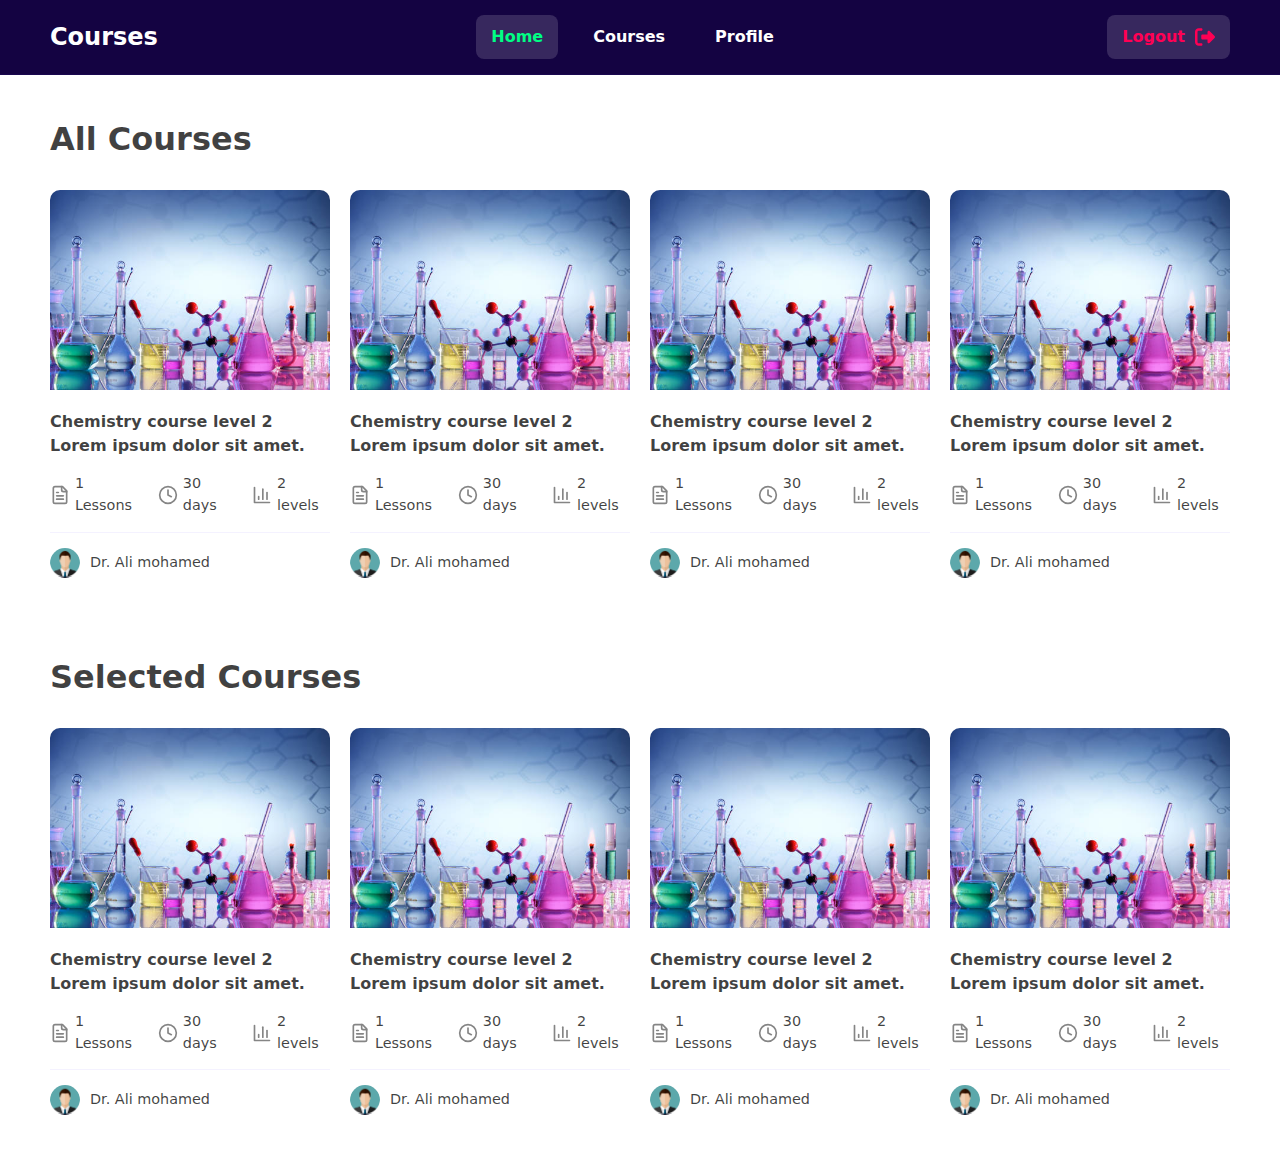
<file: index.html>
<!DOCTYPE html>
<html lang="en">
  <head>
    <meta charset="UTF-8" />
    <meta name="viewport" content="width=device-width, initial-scale=1.0" />
    <title>Educational Platform</title>

    <link rel="stylesheet" href="assets/css/bootstrap.min.css" />
    <link rel="stylesheet" href="assets/css/styles.css" />
  </head>
  <body>
    <nav class="nav-bar">
      <div class="container">
        <div class="nav-layout">
          <a href="index.html" class="brand-name"> Courses </a>

          <div class="nav-menu panel-responsive-item">
            <div class="nav-header">
              <a href="profile.html" class="avatar">
                <img src="assets/img/person.jpg" alt="avatar" loading="lazy" />
              </a>

              <a
                href="#"
                class="nav-toggler mobile-menu close panel-responsive-btn panel-responsive-close"
                data-target="nav-menu "
              >
                <svg
                  xmlns="http://www.w3.org/2000/svg"
                  width="24"
                  height="24"
                  viewBox="0 0 24 24"
                  fill="none"
                  stroke="currentColor"
                  stroke-width="2"
                  stroke-linecap="round"
                  stroke-linejoin="round"
                  class="lucide lucide-x"
                >
                  <path d="M18 6 6 18" />
                  <path d="m6 6 12 12" />
                </svg>
              </a>
            </div>

            <ul class="nav-links">
              <li>
                <a href="index.html" class="active">Home</a>
              </li>

              <li>
                <a href="index.html">Courses</a>
              </li>

              <li>
                <a href="profile.html">Profile</a>
              </li>

              <li class="logout-menu">
                <a href="login.html">
                  <span>Logout</span>

                  <svg
                    xmlns="http://www.w3.org/2000/svg"
                    viewBox="0 0 512 512"
                    fill="currentColor"
                  >
                    <path
                      d="M377.9 105.9L500.7 228.7c7.2 7.2 11.3 17.1 11.3 27.3s-4.1 20.1-11.3 27.3L377.9 406.1c-6.4 6.4-15 9.9-24 9.9c-18.7 0-33.9-15.2-33.9-33.9l0-62.1-128 0c-17.7 0-32-14.3-32-32l0-64c0-17.7 14.3-32 32-32l128 0 0-62.1c0-18.7 15.2-33.9 33.9-33.9c9 0 17.6 3.6 24 9.9zM160 96L96 96c-17.7 0-32 14.3-32 32l0 256c0 17.7 14.3 32 32 32l64 0c17.7 0 32 14.3 32 32s-14.3 32-32 32l-64 0c-53 0-96-43-96-96L0 128C0 75 43 32 96 32l64 0c17.7 0 32 14.3 32 32s-14.3 32-32 32z"
                    />
                  </svg>
                </a>
              </li>
            </ul>

            <div class="nav-contact">
              <h1>call us</h1>

              <ul class="call-detail">
                <li>
                  <a href="+20 10 250 77437">+20 10 250 77437</a>
                </li>
                <li>
                  <p>329 Queensberry Street, North</p>
                </li>
                <li>
                  <p>Msnsoura , Egypt</p>
                </li>
                <li>
                  <a href="mailto:exxxx@gmail.com" class="email">
                    exxxx@gmail.com
                  </a>
                </li>
              </ul>
            </div>
          </div>

          <div class="nav-detils">
            <!-- <a to="/profile" class="avatar">
              <img src="assets/img/person.jpg" alt="avatar" loading="lazy" />
            </a> -->

            <!-- LogOut -->

            <a href="login.html" class="logout-btn">
              <span>Logout</span>

              <svg
                xmlns="http://www.w3.org/2000/svg"
                viewBox="0 0 512 512"
                fill="currentColor"
              >
                <path
                  d="M377.9 105.9L500.7 228.7c7.2 7.2 11.3 17.1 11.3 27.3s-4.1 20.1-11.3 27.3L377.9 406.1c-6.4 6.4-15 9.9-24 9.9c-18.7 0-33.9-15.2-33.9-33.9l0-62.1-128 0c-17.7 0-32-14.3-32-32l0-64c0-17.7 14.3-32 32-32l128 0 0-62.1c0-18.7 15.2-33.9 33.9-33.9c9 0 17.6 3.6 24 9.9zM160 96L96 96c-17.7 0-32 14.3-32 32l0 256c0 17.7 14.3 32 32 32l64 0c17.7 0 32 14.3 32 32s-14.3 32-32 32l-64 0c-53 0-96-43-96-96L0 128C0 75 43 32 96 32l64 0c17.7 0 32 14.3 32 32s-14.3 32-32 32z"
                />
              </svg>
            </a>
          </div>

          <a
            href="#"
            class="nav-toggler mobile-menu panel-responsive-btn panel-responsive-open"
            data-target="nav-menu"
          >
            <svg
              height="384pt"
              viewBox="0 -53 384 384"
              width="384pt"
              xmlns="http://www.w3.org/2000/svg"
            >
              <path
                d="m368 154.667969h-352c-8.832031 0-16-7.167969-16-16s7.167969-16 16-16h352c8.832031 0 16 7.167969 16 16s-7.167969 16-16 16zm0 0"
              ></path>
              <path
                d="m368 32h-352c-8.832031 0-16-7.167969-16-16s7.167969-16 16-16h352c8.832031 0 16 7.167969 16 16s-7.167969 16-16 16zm0 0"
              ></path>
              <path
                d="m368 277.332031h-352c-8.832031 0-16-7.167969-16-16s7.167969-16 16-16h352c8.832031 0 16 7.167969 16 16s-7.167969 16-16 16zm0 0"
              ></path>
            </svg>
          </a>
        </div>
      </div>
    </nav>

    <main>
      <section class="courses-section section-style">
        <div class="container">
          <h1 class="section-title">All Courses</h1>

          <div class="courses-layout">
            <div class="courses-contint">
              <div class="course-card">
                <div class="course-card-img">
                  <a href="/" class="overlay"></a>
                  <img
                    src="./assets/img/chemistry.jpg"
                    alt="chemistry"
                    loading="lazy"
                  />
                </div>

                <div class="course-card-body">
                  <h2 class="course-title">
                    <a href="course.html">
                      Chemistry course level 2 Lorem ipsum dolor sit amet.
                    </a>
                  </h2>

                  <div class="course-info">
                    <div class="course-info-item">
                      <span class="course-info-item-icon">
                        <svg
                          xmlns="http://www.w3.org/2000/svg"
                          width="24"
                          height="24"
                          viewBox="0 0 24 24"
                          fill="none"
                          stroke="currentColor"
                          stroke-width="2"
                          stroke-linecap="round"
                          stroke-linejoin="round"
                          class="lucide lucide-file-text"
                        >
                          <path
                            d="M15 2H6a2 2 0 0 0-2 2v16a2 2 0 0 0 2 2h12a2 2 0 0 0 2-2V7Z"
                          />
                          <path d="M14 2v4a2 2 0 0 0 2 2h4" />
                          <path d="M10 9H8" />
                          <path d="M16 13H8" />
                          <path d="M16 17H8" />
                        </svg>
                      </span>
                      <span class="course-info-item-text">1 Lessons</span>
                    </div>

                    <div class="course-info-item">
                      <span class="course-info-item-icon">
                        <svg
                          xmlns="http://www.w3.org/2000/svg"
                          width="24"
                          height="24"
                          viewBox="0 0 24 24"
                          fill="none"
                          stroke="currentColor"
                          stroke-width="2"
                          stroke-linecap="round"
                          stroke-linejoin="round"
                          class="lucide lucide-clock"
                        >
                          <circle cx="12" cy="12" r="10" />
                          <polyline points="12 6 12 12 16 14" />
                        </svg>
                      </span>
                      <span class="course-info-item-text"> 30 days </span>
                    </div>

                    <div class="course-info-item">
                      <span class="course-info-item-icon">
                        <svg
                          xmlns="http://www.w3.org/2000/svg"
                          width="24"
                          height="24"
                          viewBox="0 0 24 24"
                          fill="none"
                          stroke="currentColor"
                          stroke-width="2"
                          stroke-linecap="round"
                          stroke-linejoin="round"
                          class="lucide lucide-bar-chart-3"
                        >
                          <path d="M3 3v18h18" />
                          <path d="M18 17V9" />
                          <path d="M13 17V5" />
                          <path d="M8 17v-3" />
                        </svg>
                      </span>
                      <span class="course-info-item-text"> 2 levels </span>
                    </div>
                  </div>

                  <div class="course-card-details">
                    <div class="constructor">
                      <div class="constructor-img">
                        <img
                          src="./assets/img/person.jpg"
                          alt="constructor img"
                          loading="lazy"
                        />
                      </div>

                      <a href="#" class="constructor-name"> Dr. Ali mohamed </a>
                    </div>
                  </div>
                </div>
              </div>

              <div class="course-card">
                <div class="course-card-img">
                  <a href="/" class="overlay"></a>
                  <img
                    src="./assets/img/chemistry.jpg"
                    alt="chemistry"
                    loading="lazy"
                  />
                </div>

                <div class="course-card-body">
                  <h2 class="course-title">
                    <a href="course.html">
                      Chemistry course level 2 Lorem ipsum dolor sit amet.
                    </a>
                  </h2>

                  <div class="course-info">
                    <div class="course-info-item">
                      <span class="course-info-item-icon">
                        <svg
                          xmlns="http://www.w3.org/2000/svg"
                          width="24"
                          height="24"
                          viewBox="0 0 24 24"
                          fill="none"
                          stroke="currentColor"
                          stroke-width="2"
                          stroke-linecap="round"
                          stroke-linejoin="round"
                          class="lucide lucide-file-text"
                        >
                          <path
                            d="M15 2H6a2 2 0 0 0-2 2v16a2 2 0 0 0 2 2h12a2 2 0 0 0 2-2V7Z"
                          />
                          <path d="M14 2v4a2 2 0 0 0 2 2h4" />
                          <path d="M10 9H8" />
                          <path d="M16 13H8" />
                          <path d="M16 17H8" />
                        </svg>
                      </span>
                      <span class="course-info-item-text">1 Lessons</span>
                    </div>

                    <div class="course-info-item">
                      <span class="course-info-item-icon">
                        <svg
                          xmlns="http://www.w3.org/2000/svg"
                          width="24"
                          height="24"
                          viewBox="0 0 24 24"
                          fill="none"
                          stroke="currentColor"
                          stroke-width="2"
                          stroke-linecap="round"
                          stroke-linejoin="round"
                          class="lucide lucide-clock"
                        >
                          <circle cx="12" cy="12" r="10" />
                          <polyline points="12 6 12 12 16 14" />
                        </svg>
                      </span>
                      <span class="course-info-item-text"> 30 days </span>
                    </div>

                    <div class="course-info-item">
                      <span class="course-info-item-icon">
                        <svg
                          xmlns="http://www.w3.org/2000/svg"
                          width="24"
                          height="24"
                          viewBox="0 0 24 24"
                          fill="none"
                          stroke="currentColor"
                          stroke-width="2"
                          stroke-linecap="round"
                          stroke-linejoin="round"
                          class="lucide lucide-bar-chart-3"
                        >
                          <path d="M3 3v18h18" />
                          <path d="M18 17V9" />
                          <path d="M13 17V5" />
                          <path d="M8 17v-3" />
                        </svg>
                      </span>
                      <span class="course-info-item-text"> 2 levels </span>
                    </div>
                  </div>

                  <div class="course-card-details">
                    <div class="constructor">
                      <div class="constructor-img">
                        <img
                          src="./assets/img/person.jpg"
                          alt="constructor img"
                          loading="lazy"
                        />
                      </div>

                      <a href="#" class="constructor-name"> Dr. Ali mohamed </a>
                    </div>
                  </div>
                </div>
              </div>

              <div class="course-card">
                <div class="course-card-img">
                  <a href="/" class="overlay"></a>
                  <img
                    src="./assets/img/chemistry.jpg"
                    alt="chemistry"
                    loading="lazy"
                  />
                </div>

                <div class="course-card-body">
                  <h2 class="course-title">
                    <a href="course.html">
                      Chemistry course level 2 Lorem ipsum dolor sit amet.
                    </a>
                  </h2>

                  <div class="course-info">
                    <div class="course-info-item">
                      <span class="course-info-item-icon">
                        <svg
                          xmlns="http://www.w3.org/2000/svg"
                          width="24"
                          height="24"
                          viewBox="0 0 24 24"
                          fill="none"
                          stroke="currentColor"
                          stroke-width="2"
                          stroke-linecap="round"
                          stroke-linejoin="round"
                          class="lucide lucide-file-text"
                        >
                          <path
                            d="M15 2H6a2 2 0 0 0-2 2v16a2 2 0 0 0 2 2h12a2 2 0 0 0 2-2V7Z"
                          />
                          <path d="M14 2v4a2 2 0 0 0 2 2h4" />
                          <path d="M10 9H8" />
                          <path d="M16 13H8" />
                          <path d="M16 17H8" />
                        </svg>
                      </span>
                      <span class="course-info-item-text">1 Lessons</span>
                    </div>

                    <div class="course-info-item">
                      <span class="course-info-item-icon">
                        <svg
                          xmlns="http://www.w3.org/2000/svg"
                          width="24"
                          height="24"
                          viewBox="0 0 24 24"
                          fill="none"
                          stroke="currentColor"
                          stroke-width="2"
                          stroke-linecap="round"
                          stroke-linejoin="round"
                          class="lucide lucide-clock"
                        >
                          <circle cx="12" cy="12" r="10" />
                          <polyline points="12 6 12 12 16 14" />
                        </svg>
                      </span>
                      <span class="course-info-item-text"> 30 days </span>
                    </div>

                    <div class="course-info-item">
                      <span class="course-info-item-icon">
                        <svg
                          xmlns="http://www.w3.org/2000/svg"
                          width="24"
                          height="24"
                          viewBox="0 0 24 24"
                          fill="none"
                          stroke="currentColor"
                          stroke-width="2"
                          stroke-linecap="round"
                          stroke-linejoin="round"
                          class="lucide lucide-bar-chart-3"
                        >
                          <path d="M3 3v18h18" />
                          <path d="M18 17V9" />
                          <path d="M13 17V5" />
                          <path d="M8 17v-3" />
                        </svg>
                      </span>
                      <span class="course-info-item-text"> 2 levels </span>
                    </div>
                  </div>

                  <div class="course-card-details">
                    <div class="constructor">
                      <div class="constructor-img">
                        <img
                          src="./assets/img/person.jpg"
                          alt="constructor img"
                          loading="lazy"
                        />
                      </div>

                      <a href="#" class="constructor-name"> Dr. Ali mohamed </a>
                    </div>
                  </div>
                </div>
              </div>

              <div class="course-card">
                <div class="course-card-img">
                  <a href="/" class="overlay"></a>
                  <img
                    src="./assets/img/chemistry.jpg"
                    alt="chemistry"
                    loading="lazy"
                  />
                </div>

                <div class="course-card-body">
                  <h2 class="course-title">
                    <a href="course.html">
                      Chemistry course level 2 Lorem ipsum dolor sit amet.
                    </a>
                  </h2>

                  <div class="course-info">
                    <div class="course-info-item">
                      <span class="course-info-item-icon">
                        <svg
                          xmlns="http://www.w3.org/2000/svg"
                          width="24"
                          height="24"
                          viewBox="0 0 24 24"
                          fill="none"
                          stroke="currentColor"
                          stroke-width="2"
                          stroke-linecap="round"
                          stroke-linejoin="round"
                          class="lucide lucide-file-text"
                        >
                          <path
                            d="M15 2H6a2 2 0 0 0-2 2v16a2 2 0 0 0 2 2h12a2 2 0 0 0 2-2V7Z"
                          />
                          <path d="M14 2v4a2 2 0 0 0 2 2h4" />
                          <path d="M10 9H8" />
                          <path d="M16 13H8" />
                          <path d="M16 17H8" />
                        </svg>
                      </span>
                      <span class="course-info-item-text">1 Lessons</span>
                    </div>

                    <div class="course-info-item">
                      <span class="course-info-item-icon">
                        <svg
                          xmlns="http://www.w3.org/2000/svg"
                          width="24"
                          height="24"
                          viewBox="0 0 24 24"
                          fill="none"
                          stroke="currentColor"
                          stroke-width="2"
                          stroke-linecap="round"
                          stroke-linejoin="round"
                          class="lucide lucide-clock"
                        >
                          <circle cx="12" cy="12" r="10" />
                          <polyline points="12 6 12 12 16 14" />
                        </svg>
                      </span>
                      <span class="course-info-item-text"> 30 days </span>
                    </div>

                    <div class="course-info-item">
                      <span class="course-info-item-icon">
                        <svg
                          xmlns="http://www.w3.org/2000/svg"
                          width="24"
                          height="24"
                          viewBox="0 0 24 24"
                          fill="none"
                          stroke="currentColor"
                          stroke-width="2"
                          stroke-linecap="round"
                          stroke-linejoin="round"
                          class="lucide lucide-bar-chart-3"
                        >
                          <path d="M3 3v18h18" />
                          <path d="M18 17V9" />
                          <path d="M13 17V5" />
                          <path d="M8 17v-3" />
                        </svg>
                      </span>
                      <span class="course-info-item-text"> 2 levels </span>
                    </div>
                  </div>

                  <div class="course-card-details">
                    <div class="constructor">
                      <div class="constructor-img">
                        <img
                          src="./assets/img/person.jpg"
                          alt="constructor img"
                          loading="lazy"
                        />
                      </div>

                      <a href="#" class="constructor-name"> Dr. Ali mohamed </a>
                    </div>
                  </div>
                </div>
              </div>
            </div>
          </div>
        </div>
      </section>

      <section class="courses-section section-style">
        <div class="container">
          <h1 class="section-title">Selected Courses</h1>

          <div class="courses-layout">
            <div class="courses-contint">
              <div class="course-card">
                <div class="course-card-img">
                  <a href="/" class="overlay"></a>
                  <img
                    src="./assets/img/chemistry.jpg"
                    alt="chemistry"
                    loading="lazy"
                  />
                </div>

                <div class="course-card-body">
                  <h2 class="course-title">
                    <a href="course.html">
                      Chemistry course level 2 Lorem ipsum dolor sit amet.
                    </a>
                  </h2>

                  <div class="course-info">
                    <div class="course-info-item">
                      <span class="course-info-item-icon">
                        <svg
                          xmlns="http://www.w3.org/2000/svg"
                          width="24"
                          height="24"
                          viewBox="0 0 24 24"
                          fill="none"
                          stroke="currentColor"
                          stroke-width="2"
                          stroke-linecap="round"
                          stroke-linejoin="round"
                          class="lucide lucide-file-text"
                        >
                          <path
                            d="M15 2H6a2 2 0 0 0-2 2v16a2 2 0 0 0 2 2h12a2 2 0 0 0 2-2V7Z"
                          />
                          <path d="M14 2v4a2 2 0 0 0 2 2h4" />
                          <path d="M10 9H8" />
                          <path d="M16 13H8" />
                          <path d="M16 17H8" />
                        </svg>
                      </span>
                      <span class="course-info-item-text">1 Lessons</span>
                    </div>

                    <div class="course-info-item">
                      <span class="course-info-item-icon">
                        <svg
                          xmlns="http://www.w3.org/2000/svg"
                          width="24"
                          height="24"
                          viewBox="0 0 24 24"
                          fill="none"
                          stroke="currentColor"
                          stroke-width="2"
                          stroke-linecap="round"
                          stroke-linejoin="round"
                          class="lucide lucide-clock"
                        >
                          <circle cx="12" cy="12" r="10" />
                          <polyline points="12 6 12 12 16 14" />
                        </svg>
                      </span>
                      <span class="course-info-item-text"> 30 days </span>
                    </div>

                    <div class="course-info-item">
                      <span class="course-info-item-icon">
                        <svg
                          xmlns="http://www.w3.org/2000/svg"
                          width="24"
                          height="24"
                          viewBox="0 0 24 24"
                          fill="none"
                          stroke="currentColor"
                          stroke-width="2"
                          stroke-linecap="round"
                          stroke-linejoin="round"
                          class="lucide lucide-bar-chart-3"
                        >
                          <path d="M3 3v18h18" />
                          <path d="M18 17V9" />
                          <path d="M13 17V5" />
                          <path d="M8 17v-3" />
                        </svg>
                      </span>
                      <span class="course-info-item-text"> 2 levels </span>
                    </div>
                  </div>

                  <div class="course-card-details">
                    <div class="constructor">
                      <div class="constructor-img">
                        <img
                          src="./assets/img/person.jpg"
                          alt="constructor img"
                          loading="lazy"
                        />
                      </div>

                      <a href="#" class="constructor-name"> Dr. Ali mohamed </a>
                    </div>
                  </div>
                </div>
              </div>

              <div class="course-card">
                <div class="course-card-img">
                  <a href="/" class="overlay"></a>
                  <img
                    src="./assets/img/chemistry.jpg"
                    alt="chemistry"
                    loading="lazy"
                  />
                </div>

                <div class="course-card-body">
                  <h2 class="course-title">
                    <a href="course.html">
                      Chemistry course level 2 Lorem ipsum dolor sit amet.
                    </a>
                  </h2>

                  <div class="course-info">
                    <div class="course-info-item">
                      <span class="course-info-item-icon">
                        <svg
                          xmlns="http://www.w3.org/2000/svg"
                          width="24"
                          height="24"
                          viewBox="0 0 24 24"
                          fill="none"
                          stroke="currentColor"
                          stroke-width="2"
                          stroke-linecap="round"
                          stroke-linejoin="round"
                          class="lucide lucide-file-text"
                        >
                          <path
                            d="M15 2H6a2 2 0 0 0-2 2v16a2 2 0 0 0 2 2h12a2 2 0 0 0 2-2V7Z"
                          />
                          <path d="M14 2v4a2 2 0 0 0 2 2h4" />
                          <path d="M10 9H8" />
                          <path d="M16 13H8" />
                          <path d="M16 17H8" />
                        </svg>
                      </span>
                      <span class="course-info-item-text">1 Lessons</span>
                    </div>

                    <div class="course-info-item">
                      <span class="course-info-item-icon">
                        <svg
                          xmlns="http://www.w3.org/2000/svg"
                          width="24"
                          height="24"
                          viewBox="0 0 24 24"
                          fill="none"
                          stroke="currentColor"
                          stroke-width="2"
                          stroke-linecap="round"
                          stroke-linejoin="round"
                          class="lucide lucide-clock"
                        >
                          <circle cx="12" cy="12" r="10" />
                          <polyline points="12 6 12 12 16 14" />
                        </svg>
                      </span>
                      <span class="course-info-item-text"> 30 days </span>
                    </div>

                    <div class="course-info-item">
                      <span class="course-info-item-icon">
                        <svg
                          xmlns="http://www.w3.org/2000/svg"
                          width="24"
                          height="24"
                          viewBox="0 0 24 24"
                          fill="none"
                          stroke="currentColor"
                          stroke-width="2"
                          stroke-linecap="round"
                          stroke-linejoin="round"
                          class="lucide lucide-bar-chart-3"
                        >
                          <path d="M3 3v18h18" />
                          <path d="M18 17V9" />
                          <path d="M13 17V5" />
                          <path d="M8 17v-3" />
                        </svg>
                      </span>
                      <span class="course-info-item-text"> 2 levels </span>
                    </div>
                  </div>

                  <div class="course-card-details">
                    <div class="constructor">
                      <div class="constructor-img">
                        <img
                          src="./assets/img/person.jpg"
                          alt="constructor img"
                          loading="lazy"
                        />
                      </div>

                      <a href="#" class="constructor-name"> Dr. Ali mohamed </a>
                    </div>
                  </div>
                </div>
              </div>

              <div class="course-card">
                <div class="course-card-img">
                  <a href="/" class="overlay"></a>
                  <img
                    src="./assets/img/chemistry.jpg"
                    alt="chemistry"
                    loading="lazy"
                  />
                </div>

                <div class="course-card-body">
                  <h2 class="course-title">
                    <a href="course.html">
                      Chemistry course level 2 Lorem ipsum dolor sit amet.
                    </a>
                  </h2>

                  <div class="course-info">
                    <div class="course-info-item">
                      <span class="course-info-item-icon">
                        <svg
                          xmlns="http://www.w3.org/2000/svg"
                          width="24"
                          height="24"
                          viewBox="0 0 24 24"
                          fill="none"
                          stroke="currentColor"
                          stroke-width="2"
                          stroke-linecap="round"
                          stroke-linejoin="round"
                          class="lucide lucide-file-text"
                        >
                          <path
                            d="M15 2H6a2 2 0 0 0-2 2v16a2 2 0 0 0 2 2h12a2 2 0 0 0 2-2V7Z"
                          />
                          <path d="M14 2v4a2 2 0 0 0 2 2h4" />
                          <path d="M10 9H8" />
                          <path d="M16 13H8" />
                          <path d="M16 17H8" />
                        </svg>
                      </span>
                      <span class="course-info-item-text">1 Lessons</span>
                    </div>

                    <div class="course-info-item">
                      <span class="course-info-item-icon">
                        <svg
                          xmlns="http://www.w3.org/2000/svg"
                          width="24"
                          height="24"
                          viewBox="0 0 24 24"
                          fill="none"
                          stroke="currentColor"
                          stroke-width="2"
                          stroke-linecap="round"
                          stroke-linejoin="round"
                          class="lucide lucide-clock"
                        >
                          <circle cx="12" cy="12" r="10" />
                          <polyline points="12 6 12 12 16 14" />
                        </svg>
                      </span>
                      <span class="course-info-item-text"> 30 days </span>
                    </div>

                    <div class="course-info-item">
                      <span class="course-info-item-icon">
                        <svg
                          xmlns="http://www.w3.org/2000/svg"
                          width="24"
                          height="24"
                          viewBox="0 0 24 24"
                          fill="none"
                          stroke="currentColor"
                          stroke-width="2"
                          stroke-linecap="round"
                          stroke-linejoin="round"
                          class="lucide lucide-bar-chart-3"
                        >
                          <path d="M3 3v18h18" />
                          <path d="M18 17V9" />
                          <path d="M13 17V5" />
                          <path d="M8 17v-3" />
                        </svg>
                      </span>
                      <span class="course-info-item-text"> 2 levels </span>
                    </div>
                  </div>

                  <div class="course-card-details">
                    <div class="constructor">
                      <div class="constructor-img">
                        <img
                          src="./assets/img/person.jpg"
                          alt="constructor img"
                          loading="lazy"
                        />
                      </div>

                      <a href="#" class="constructor-name"> Dr. Ali mohamed </a>
                    </div>
                  </div>
                </div>
              </div>

              <div class="course-card">
                <div class="course-card-img">
                  <a href="/" class="overlay"></a>
                  <img
                    src="./assets/img/chemistry.jpg"
                    alt="chemistry"
                    loading="lazy"
                  />
                </div>

                <div class="course-card-body">
                  <h2 class="course-title">
                    <a href="course.html">
                      Chemistry course level 2 Lorem ipsum dolor sit amet.
                    </a>
                  </h2>

                  <div class="course-info">
                    <div class="course-info-item">
                      <span class="course-info-item-icon">
                        <svg
                          xmlns="http://www.w3.org/2000/svg"
                          width="24"
                          height="24"
                          viewBox="0 0 24 24"
                          fill="none"
                          stroke="currentColor"
                          stroke-width="2"
                          stroke-linecap="round"
                          stroke-linejoin="round"
                          class="lucide lucide-file-text"
                        >
                          <path
                            d="M15 2H6a2 2 0 0 0-2 2v16a2 2 0 0 0 2 2h12a2 2 0 0 0 2-2V7Z"
                          />
                          <path d="M14 2v4a2 2 0 0 0 2 2h4" />
                          <path d="M10 9H8" />
                          <path d="M16 13H8" />
                          <path d="M16 17H8" />
                        </svg>
                      </span>
                      <span class="course-info-item-text">1 Lessons</span>
                    </div>

                    <div class="course-info-item">
                      <span class="course-info-item-icon">
                        <svg
                          xmlns="http://www.w3.org/2000/svg"
                          width="24"
                          height="24"
                          viewBox="0 0 24 24"
                          fill="none"
                          stroke="currentColor"
                          stroke-width="2"
                          stroke-linecap="round"
                          stroke-linejoin="round"
                          class="lucide lucide-clock"
                        >
                          <circle cx="12" cy="12" r="10" />
                          <polyline points="12 6 12 12 16 14" />
                        </svg>
                      </span>
                      <span class="course-info-item-text"> 30 days </span>
                    </div>

                    <div class="course-info-item">
                      <span class="course-info-item-icon">
                        <svg
                          xmlns="http://www.w3.org/2000/svg"
                          width="24"
                          height="24"
                          viewBox="0 0 24 24"
                          fill="none"
                          stroke="currentColor"
                          stroke-width="2"
                          stroke-linecap="round"
                          stroke-linejoin="round"
                          class="lucide lucide-bar-chart-3"
                        >
                          <path d="M3 3v18h18" />
                          <path d="M18 17V9" />
                          <path d="M13 17V5" />
                          <path d="M8 17v-3" />
                        </svg>
                      </span>
                      <span class="course-info-item-text"> 2 levels </span>
                    </div>
                  </div>

                  <div class="course-card-details">
                    <div class="constructor">
                      <div class="constructor-img">
                        <img
                          src="./assets/img/person.jpg"
                          alt="constructor img"
                          loading="lazy"
                        />
                      </div>

                      <a href="#" class="constructor-name"> Dr. Ali mohamed </a>
                    </div>
                  </div>
                </div>
              </div>
            </div>
          </div>
        </div>
      </section>
    </main>

    <div class="side-overlay panel-responsive-btn panel-responsive-close"></div>

    <script src="assets/js/jquery-3.5.1.min.js"></script>
    <script src="assets/js/main.js"></script>
  </body>
</html>
</file>
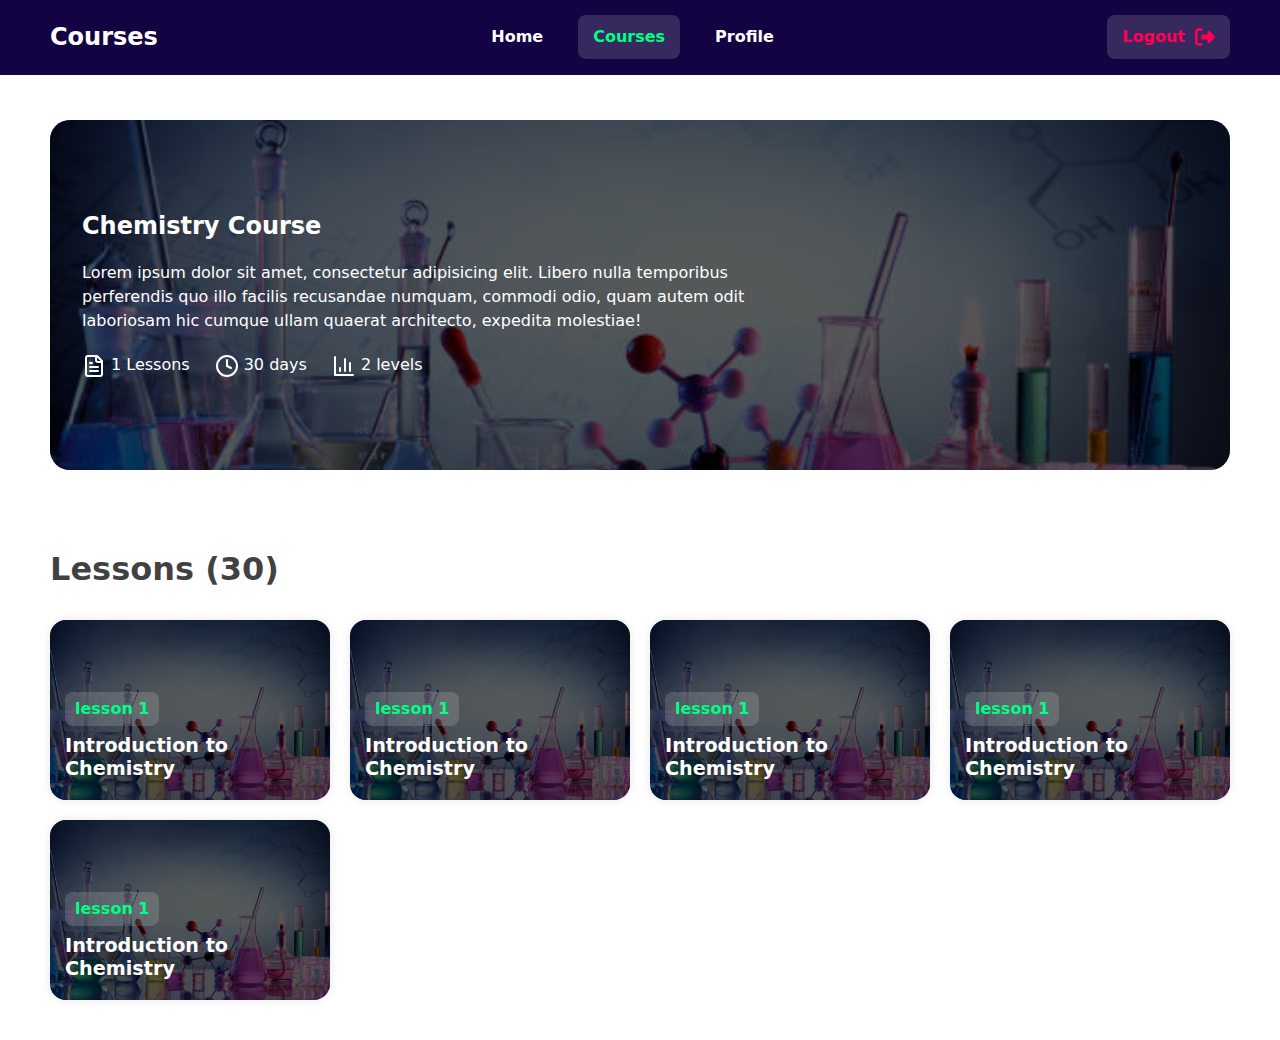
<file: course.html>
<!DOCTYPE html>
<html lang="en">
  <head>
    <meta charset="UTF-8" />
    <meta name="viewport" content="width=device-width, initial-scale=1.0" />
    <title>Educational Platform</title>

    <link rel="stylesheet" href="assets/css/bootstrap.min.css" />
    <link rel="stylesheet" href="assets/css/styles.css" />
  </head>
  <body>
    <nav class="nav-bar">
      <div class="container">
        <div class="nav-layout">
          <a href="index.html" class="brand-name"> Courses </a>

          <div class="nav-menu panel-responsive-item">
            <div class="nav-header">
              <a href="profile.html" class="avatar">
                <img src="assets/img/person.jpg" alt="avatar" loading="lazy" />
              </a>

              <a
                href="#"
                class="nav-toggler mobile-menu close panel-responsive-btn panel-responsive-close"
                data-target="nav-menu "
              >
                <svg
                  xmlns="http://www.w3.org/2000/svg"
                  width="24"
                  height="24"
                  viewBox="0 0 24 24"
                  fill="none"
                  stroke="currentColor"
                  stroke-width="2"
                  stroke-linecap="round"
                  stroke-linejoin="round"
                  class="lucide lucide-x"
                >
                  <path d="M18 6 6 18" />
                  <path d="m6 6 12 12" />
                </svg>
              </a>
            </div>

            <ul class="nav-links">
              <li>
                <a href="index.html">Home</a>
              </li>

              <li>
                <a href="index.html" class="active">Courses</a>
              </li>

              <li>
                <a href="profile.html">Profile</a>
              </li>

              <li class="logout-menu">
                <a href="login.html">
                  <span>Logout</span>

                  <svg
                    xmlns="http://www.w3.org/2000/svg"
                    viewBox="0 0 512 512"
                    fill="currentColor"
                  >
                    <path
                      d="M377.9 105.9L500.7 228.7c7.2 7.2 11.3 17.1 11.3 27.3s-4.1 20.1-11.3 27.3L377.9 406.1c-6.4 6.4-15 9.9-24 9.9c-18.7 0-33.9-15.2-33.9-33.9l0-62.1-128 0c-17.7 0-32-14.3-32-32l0-64c0-17.7 14.3-32 32-32l128 0 0-62.1c0-18.7 15.2-33.9 33.9-33.9c9 0 17.6 3.6 24 9.9zM160 96L96 96c-17.7 0-32 14.3-32 32l0 256c0 17.7 14.3 32 32 32l64 0c17.7 0 32 14.3 32 32s-14.3 32-32 32l-64 0c-53 0-96-43-96-96L0 128C0 75 43 32 96 32l64 0c17.7 0 32 14.3 32 32s-14.3 32-32 32z"
                    />
                  </svg>
                </a>
              </li>
            </ul>

            <div class="nav-contact">
              <h1>call us</h1>

              <ul class="call-detail">
                <li>
                  <a href="+20 10 250 77437">+20 10 250 77437</a>
                </li>
                <li>
                  <p>329 Queensberry Street, North</p>
                </li>
                <li>
                  <p>Msnsoura , Egypt</p>
                </li>
                <li>
                  <a href="mailto:exxxx@gmail.com" class="email">
                    exxxx@gmail.com
                  </a>
                </li>
              </ul>
            </div>
          </div>

          <div class="nav-detils">
            <!-- <a to="/profile" class="avatar">
              <img src="assets/img/person.jpg" alt="avatar" loading="lazy" />
            </a> -->

            <!-- LogOut -->

            <a href="login.html" class="logout-btn">
              <span>Logout</span>

              <svg
                xmlns="http://www.w3.org/2000/svg"
                viewBox="0 0 512 512"
                fill="currentColor"
              >
                <path
                  d="M377.9 105.9L500.7 228.7c7.2 7.2 11.3 17.1 11.3 27.3s-4.1 20.1-11.3 27.3L377.9 406.1c-6.4 6.4-15 9.9-24 9.9c-18.7 0-33.9-15.2-33.9-33.9l0-62.1-128 0c-17.7 0-32-14.3-32-32l0-64c0-17.7 14.3-32 32-32l128 0 0-62.1c0-18.7 15.2-33.9 33.9-33.9c9 0 17.6 3.6 24 9.9zM160 96L96 96c-17.7 0-32 14.3-32 32l0 256c0 17.7 14.3 32 32 32l64 0c17.7 0 32 14.3 32 32s-14.3 32-32 32l-64 0c-53 0-96-43-96-96L0 128C0 75 43 32 96 32l64 0c17.7 0 32 14.3 32 32s-14.3 32-32 32z"
                />
              </svg>
            </a>
          </div>

          <a
            href="#"
            class="nav-toggler mobile-menu panel-responsive-btn panel-responsive-open"
            data-target="nav-menu"
          >
            <svg
              height="384pt"
              viewBox="0 -53 384 384"
              width="384pt"
              xmlns="http://www.w3.org/2000/svg"
            >
              <path
                d="m368 154.667969h-352c-8.832031 0-16-7.167969-16-16s7.167969-16 16-16h352c8.832031 0 16 7.167969 16 16s-7.167969 16-16 16zm0 0"
              ></path>
              <path
                d="m368 32h-352c-8.832031 0-16-7.167969-16-16s7.167969-16 16-16h352c8.832031 0 16 7.167969 16 16s-7.167969 16-16 16zm0 0"
              ></path>
              <path
                d="m368 277.332031h-352c-8.832031 0-16-7.167969-16-16s7.167969-16 16-16h352c8.832031 0 16 7.167969 16 16s-7.167969 16-16 16zm0 0"
              ></path>
            </svg>
          </a>
        </div>
      </div>
    </nav>

    <main>
      <section class="courses-hero-section section-style">
        <div class="container">
          <div class="courses-hero">
            <div class="courses-hero-bg">
              <img
                src="assets/img/chemistry.jpg"
                alt="chemistry"
                loading="lazy"
              />

              <div class="courses-hero-overlay"></div>
            </div>

            <div class="courses-hero-content">
              <h1 class="courses-hero-title">Chemistry Course</h1>

              <p class="courses-hero-desc">
                Lorem ipsum dolor sit amet, consectetur adipisicing elit. Libero
                nulla temporibus perferendis quo illo facilis recusandae
                numquam, commodi odio, quam autem odit laboriosam hic cumque
                ullam quaerat architecto, expedita molestiae!
              </p>

              <div class="course-info">
                <div class="course-info-item">
                  <span class="course-info-item-icon">
                    <svg
                      xmlns="http://www.w3.org/2000/svg"
                      width="24"
                      height="24"
                      viewBox="0 0 24 24"
                      fill="none"
                      stroke="currentColor"
                      stroke-width="2"
                      stroke-linecap="round"
                      stroke-linejoin="round"
                      class="lucide lucide-file-text"
                    >
                      <path
                        d="M15 2H6a2 2 0 0 0-2 2v16a2 2 0 0 0 2 2h12a2 2 0 0 0 2-2V7Z"
                      />
                      <path d="M14 2v4a2 2 0 0 0 2 2h4" />
                      <path d="M10 9H8" />
                      <path d="M16 13H8" />
                      <path d="M16 17H8" />
                    </svg>
                  </span>
                  <span class="course-info-item-text">1 Lessons</span>
                </div>

                <div class="course-info-item">
                  <span class="course-info-item-icon">
                    <svg
                      xmlns="http://www.w3.org/2000/svg"
                      width="24"
                      height="24"
                      viewBox="0 0 24 24"
                      fill="none"
                      stroke="currentColor"
                      stroke-width="2"
                      stroke-linecap="round"
                      stroke-linejoin="round"
                      class="lucide lucide-clock"
                    >
                      <circle cx="12" cy="12" r="10" />
                      <polyline points="12 6 12 12 16 14" />
                    </svg>
                  </span>
                  <span class="course-info-item-text"> 30 days </span>
                </div>

                <div class="course-info-item">
                  <span class="course-info-item-icon">
                    <svg
                      xmlns="http://www.w3.org/2000/svg"
                      width="24"
                      height="24"
                      viewBox="0 0 24 24"
                      fill="none"
                      stroke="currentColor"
                      stroke-width="2"
                      stroke-linecap="round"
                      stroke-linejoin="round"
                      class="lucide lucide-bar-chart-3"
                    >
                      <path d="M3 3v18h18" />
                      <path d="M18 17V9" />
                      <path d="M13 17V5" />
                      <path d="M8 17v-3" />
                    </svg>
                  </span>
                  <span class="course-info-item-text"> 2 levels </span>
                </div>
              </div>
            </div>
          </div>
        </div>
      </section>

      <section class="courses-section section-style">
        <div class="container">
          <h1 class="section-title">Lessons (30)</h1>

          <div class="lessons-layout">
            <a
              href="https://youtu.be/-KfG8kH-r3Y?si=7TKCGUg2yPbznmYb"
              target="_blank"
              class="lessons-item"
            >
              <div class="lessons-item-bg">
                <img
                  src="assets/img/chemistry.jpg"
                  alt="lesson"
                  loading="lazy"
                />

                <div class="lessons-item-overlay"></div>
              </div>

              <div class="lessons-item-content">
                <p class="lessons-num">lesson 1</p>

                <h2 class="lessons-title">Introduction to Chemistry</h2>
              </div>
            </a>

            <a
              href="https://youtu.be/-KfG8kH-r3Y?si=7TKCGUg2yPbznmYb"
              target="_blank"
              class="lessons-item"
            >
              <div class="lessons-item-bg">
                <img
                  src="assets/img/chemistry.jpg"
                  alt="lesson"
                  loading="lazy"
                />

                <div class="lessons-item-overlay"></div>
              </div>

              <div class="lessons-item-content">
                <p class="lessons-num">lesson 1</p>

                <h2 class="lessons-title">Introduction to Chemistry</h2>
              </div>
            </a>

            <a
              href="https://youtu.be/-KfG8kH-r3Y?si=7TKCGUg2yPbznmYb"
              target="_blank"
              class="lessons-item"
            >
              <div class="lessons-item-bg">
                <img
                  src="assets/img/chemistry.jpg"
                  alt="lesson"
                  loading="lazy"
                />

                <div class="lessons-item-overlay"></div>
              </div>

              <div class="lessons-item-content">
                <p class="lessons-num">lesson 1</p>

                <h2 class="lessons-title">Introduction to Chemistry</h2>
              </div>
            </a>

            <a
              href="https://youtu.be/-KfG8kH-r3Y?si=7TKCGUg2yPbznmYb"
              target="_blank"
              class="lessons-item"
            >
              <div class="lessons-item-bg">
                <img
                  src="assets/img/chemistry.jpg"
                  alt="lesson"
                  loading="lazy"
                />

                <div class="lessons-item-overlay"></div>
              </div>

              <div class="lessons-item-content">
                <p class="lessons-num">lesson 1</p>

                <h2 class="lessons-title">Introduction to Chemistry</h2>
              </div>
            </a>

            <a
              href="https://youtu.be/-KfG8kH-r3Y?si=7TKCGUg2yPbznmYb"
              target="_blank"
              class="lessons-item"
            >
              <div class="lessons-item-bg">
                <img
                  src="assets/img/chemistry.jpg"
                  alt="lesson"
                  loading="lazy"
                />

                <div class="lessons-item-overlay"></div>
              </div>

              <div class="lessons-item-content">
                <p class="lessons-num">lesson 1</p>

                <h2 class="lessons-title">Introduction to Chemistry</h2>
              </div>
            </a>
          </div>
        </div>
      </section>
    </main>

    <div class="side-overlay panel-responsive-btn panel-responsive-close"></div>

    <script src="assets/js/jquery-3.5.1.min.js"></script>
    <script src="assets/js/main.js"></script>
  </body>
</html>
</file>
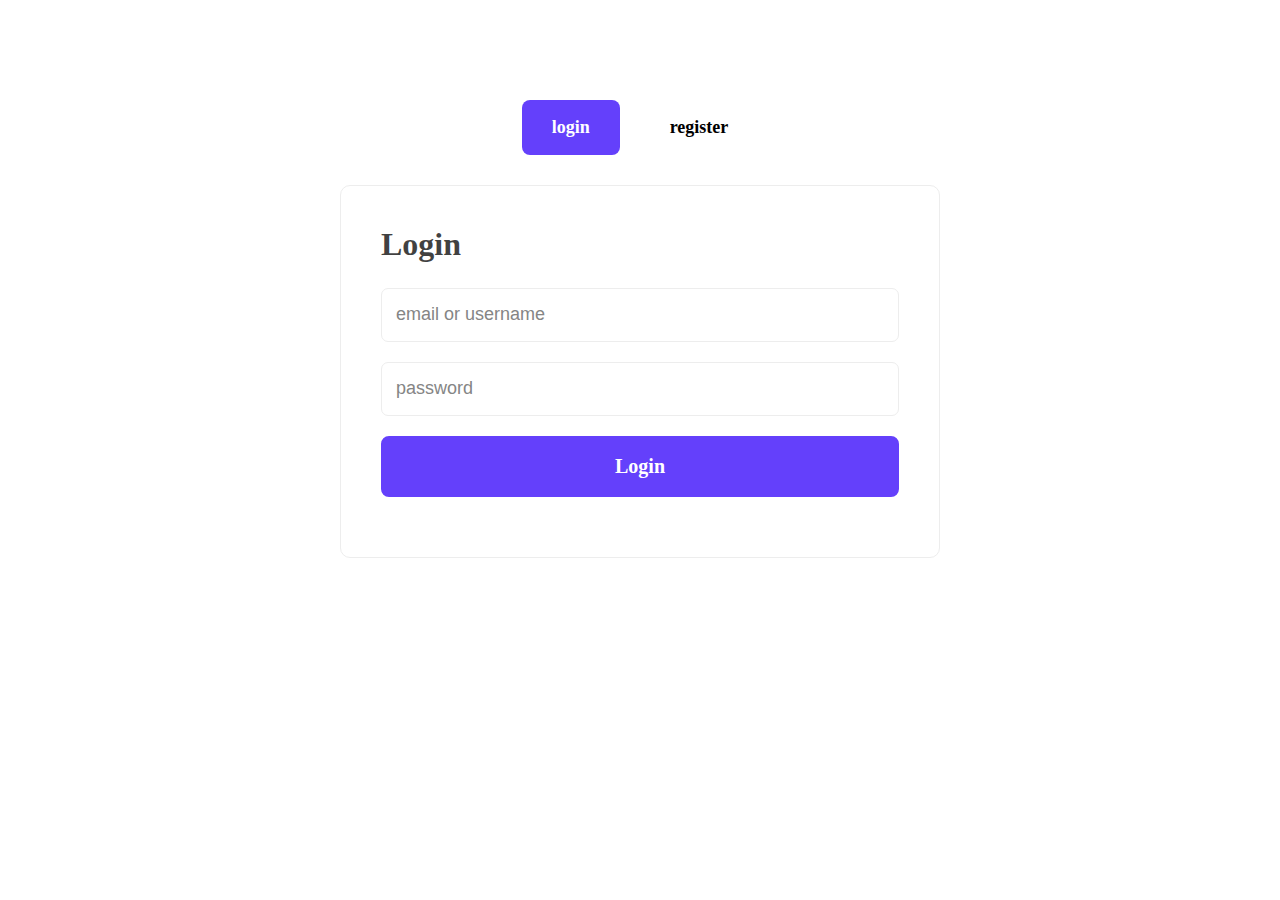
<file: login.html>
<!DOCTYPE html>
<html lang="en">
  <head>
    <meta charset="UTF-8" />
    <meta name="viewport" content="width=device-width, initial-scale=1.0" />
    <title>Courses</title>
    <link rel="stylesheet" href="assets/css/styles.css" />
  </head>
  <body>
    <section class="auth">
      <div class="container">
        <div class="auth-btns">
          <a href="login.html" class="login-btn active">login</a>

          <a href="register.html" class="login-btn">register</a>
        </div>

        <div class="auth-layout">
          <div class="auth-form">
            <h1 class="auth-title">login</h1>

            <form action="">
              <div class="form-group">
                <input
                  type="text"
                  placeholder="email or username"
                  class="form-control"
                />
              </div>

              <div class="form-group">
                <input
                  type="password"
                  placeholder="password"
                  class="form-control"
                />
              </div>

              <div class="form-group">
                <a href="#" type="submit" role="button"> Login </a>
              </div>
            </form>
          </div>
        </div>
      </div>
    </section>
  </body>
</html>
</file>
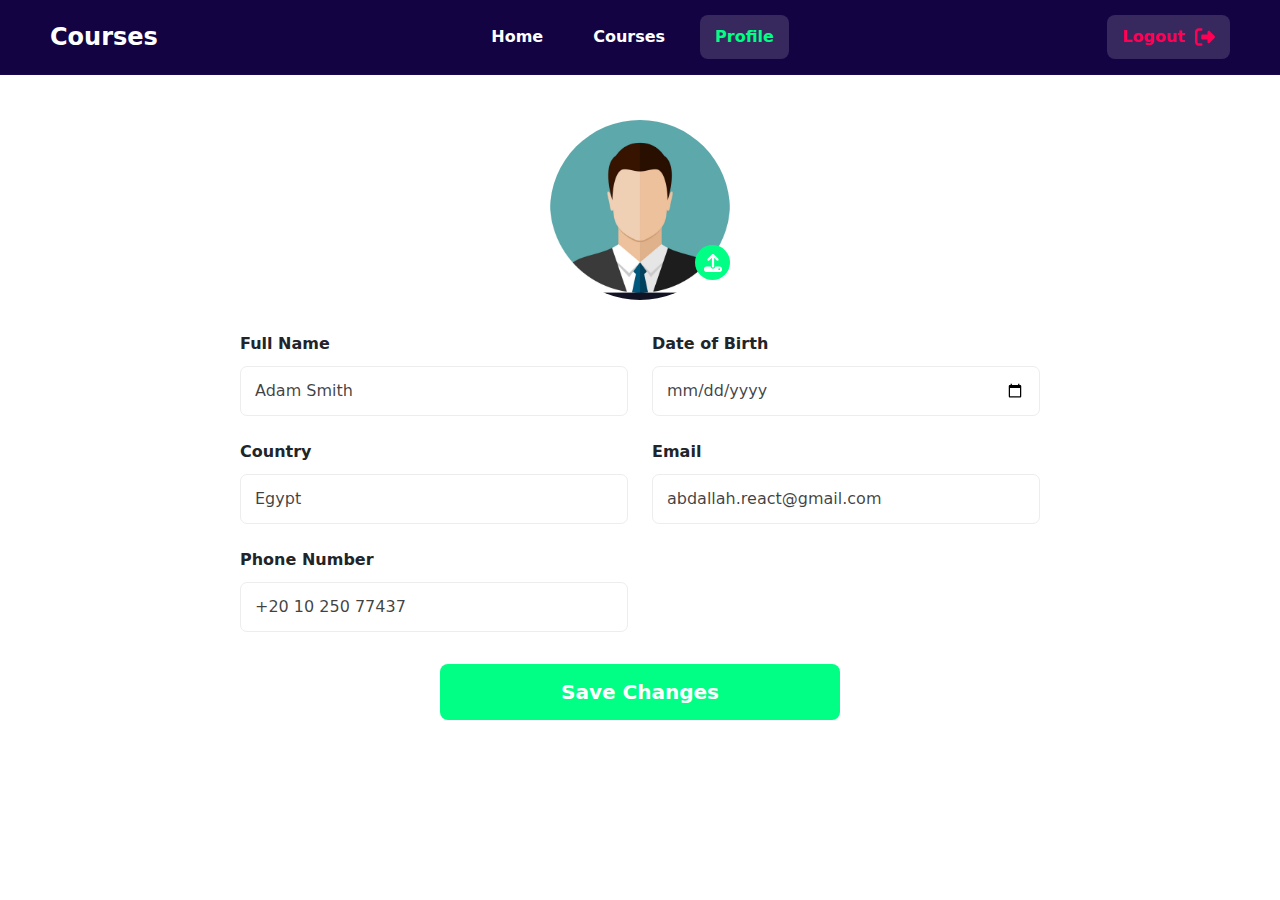
<file: profile.html>
<!DOCTYPE html>
<html lang="en">
  <head>
    <meta charset="UTF-8" />
    <meta name="viewport" content="width=device-width, initial-scale=1.0" />
    <title>Educational Platform</title>

    <link rel="stylesheet" href="assets/css/bootstrap.min.css" />
    <link rel="stylesheet" href="assets/css/styles.css" />
  </head>
  <body>
    <nav class="nav-bar">
      <div class="container">
        <div class="nav-layout">
          <a href="index.html" class="brand-name"> Courses </a>

          <div class="nav-menu panel-responsive-item">
            <div class="nav-header">
              <a href="profile.html" class="avatar">
                <img src="assets/img/person.jpg" alt="avatar" loading="lazy" />
              </a>

              <a
                href="#"
                class="nav-toggler mobile-menu close panel-responsive-btn panel-responsive-close"
                data-target="nav-menu "
              >
                <svg
                  xmlns="http://www.w3.org/2000/svg"
                  width="24"
                  height="24"
                  viewBox="0 0 24 24"
                  fill="none"
                  stroke="currentColor"
                  stroke-width="2"
                  stroke-linecap="round"
                  stroke-linejoin="round"
                  class="lucide lucide-x"
                >
                  <path d="M18 6 6 18" />
                  <path d="m6 6 12 12" />
                </svg>
              </a>
            </div>

            <ul class="nav-links">
              <li>
                <a href="index.html">Home</a>
              </li>

              <li>
                <a href="index.html">Courses</a>
              </li>

              <li>
                <a href="profile.html" class="active">Profile</a>
              </li>

              <li class="logout-menu">
                <a href="login.html">
                  <span>Logout</span>

                  <svg
                    xmlns="http://www.w3.org/2000/svg"
                    viewBox="0 0 512 512"
                    fill="currentColor"
                  >
                    <path
                      d="M377.9 105.9L500.7 228.7c7.2 7.2 11.3 17.1 11.3 27.3s-4.1 20.1-11.3 27.3L377.9 406.1c-6.4 6.4-15 9.9-24 9.9c-18.7 0-33.9-15.2-33.9-33.9l0-62.1-128 0c-17.7 0-32-14.3-32-32l0-64c0-17.7 14.3-32 32-32l128 0 0-62.1c0-18.7 15.2-33.9 33.9-33.9c9 0 17.6 3.6 24 9.9zM160 96L96 96c-17.7 0-32 14.3-32 32l0 256c0 17.7 14.3 32 32 32l64 0c17.7 0 32 14.3 32 32s-14.3 32-32 32l-64 0c-53 0-96-43-96-96L0 128C0 75 43 32 96 32l64 0c17.7 0 32 14.3 32 32s-14.3 32-32 32z"
                    />
                  </svg>
                </a>
              </li>
            </ul>

            <div class="nav-contact">
              <h1>call us</h1>

              <ul class="call-detail">
                <li>
                  <a href="+20 10 250 77437">+20 10 250 77437</a>
                </li>
                <li>
                  <p>329 Queensberry Street, North</p>
                </li>
                <li>
                  <p>Msnsoura , Egypt</p>
                </li>
                <li>
                  <a href="mailto:exxxx@gmail.com" class="email">
                    exxxx@gmail.com
                  </a>
                </li>
              </ul>
            </div>
          </div>

          <div class="nav-detils">
            <!-- <a to="/profile" class="avatar">
              <img src="assets/img/person.jpg" alt="avatar" loading="lazy" />
            </a> -->

            <!-- LogOut -->

            <a href="login.html" class="logout-btn">
              <span>Logout</span>

              <svg
                xmlns="http://www.w3.org/2000/svg"
                viewBox="0 0 512 512"
                fill="currentColor"
              >
                <path
                  d="M377.9 105.9L500.7 228.7c7.2 7.2 11.3 17.1 11.3 27.3s-4.1 20.1-11.3 27.3L377.9 406.1c-6.4 6.4-15 9.9-24 9.9c-18.7 0-33.9-15.2-33.9-33.9l0-62.1-128 0c-17.7 0-32-14.3-32-32l0-64c0-17.7 14.3-32 32-32l128 0 0-62.1c0-18.7 15.2-33.9 33.9-33.9c9 0 17.6 3.6 24 9.9zM160 96L96 96c-17.7 0-32 14.3-32 32l0 256c0 17.7 14.3 32 32 32l64 0c17.7 0 32 14.3 32 32s-14.3 32-32 32l-64 0c-53 0-96-43-96-96L0 128C0 75 43 32 96 32l64 0c17.7 0 32 14.3 32 32s-14.3 32-32 32z"
                />
              </svg>
            </a>
          </div>

          <a
            href="#"
            class="nav-toggler mobile-menu panel-responsive-btn panel-responsive-open"
            data-target="nav-menu"
          >
            <svg
              height="384pt"
              viewBox="0 -53 384 384"
              width="384pt"
              xmlns="http://www.w3.org/2000/svg"
            >
              <path
                d="m368 154.667969h-352c-8.832031 0-16-7.167969-16-16s7.167969-16 16-16h352c8.832031 0 16 7.167969 16 16s-7.167969 16-16 16zm0 0"
              ></path>
              <path
                d="m368 32h-352c-8.832031 0-16-7.167969-16-16s7.167969-16 16-16h352c8.832031 0 16 7.167969 16 16s-7.167969 16-16 16zm0 0"
              ></path>
              <path
                d="m368 277.332031h-352c-8.832031 0-16-7.167969-16-16s7.167969-16 16-16h352c8.832031 0 16 7.167969 16 16s-7.167969 16-16 16zm0 0"
              ></path>
            </svg>
          </a>
        </div>
      </div>
    </nav>

    <main>
      <section class="courses-section section-style">
        <div class="container">
          <div class="edit-profile-area">
            <div class="edit-profile-box">
              <form class="edit-profile-form" action="#">
                <div class="row">
                  <div class="col-12">
                    <div class="form-group img-group">
                      <div class="upload-img">
                        <input
                          type="file"
                          name="file-upload"
                          id="file-upload"
                          class="upload-img-input"
                        />

                        <img class="img-fluid" src="assets/img/person.jpg" />

                        <label for="file-upload" class="upload-btn">
                          <svg
                            xmlns="http://www.w3.org/2000/svg"
                            viewBox="0 0 512 512"
                            fill="currentColor"
                          >
                            <path
                              d="M288 109.3V352c0 17.7-14.3 32-32 32s-32-14.3-32-32V109.3l-73.4 73.4c-12.5 12.5-32.8 12.5-45.3 0s-12.5-32.8 0-45.3l128-128c12.5-12.5 32.8-12.5 45.3 0l128 128c12.5 12.5 12.5 32.8 0 45.3s-32.8 12.5-45.3 0L288 109.3zM64 352H192c0 35.3 28.7 64 64 64s64-28.7 64-64H448c35.3 0 64 28.7 64 64v32c0 35.3-28.7 64-64 64H64c-35.3 0-64-28.7-64-64V416c0-35.3 28.7-64 64-64zM432 456a24 24 0 1 0 0-48 24 24 0 1 0 0 48z"
                            />
                          </svg>
                        </label>
                      </div>
                    </div>
                  </div>

                  <div class="col-md-6">
                    <div class="form-group">
                      <label class="form-label"> Full Name </label>
                      <input
                        type="text"
                        class="form-control input-focus"
                        placeholder="Full Name"
                        value="Adam Smith"
                      />
                    </div>
                  </div>
                  <div class="col-md-6">
                    <div class="form-group">
                      <label class="form-label"> Date of Birth </label>
                      <input
                        type="date"
                        class="form-control input-focus datepicker"
                        placeholder="Date of Birth"
                        value="05/08/1906"
                      />
                    </div>
                  </div>
                  <div class="col-md-6">
                    <div class="form-group">
                      <label class="form-label"> Country </label>
                      <input
                        type="text"
                        class="form-control input-focus"
                        placeholder="Country"
                        value="Egypt"
                      />
                    </div>
                  </div>
                  <div class="col-md-6">
                    <div class="form-group">
                      <label class="form-label"> Email </label>
                      <input
                        type="email"
                        class="form-control input-focus"
                        placeholder="Email"
                        value="abdallah.react@gmail.com"
                      />
                    </div>
                  </div>
                  <div class="col-md-6">
                    <div class="form-group">
                      <label class="form-label"> Phone Number </label>
                      <input
                        type="tel"
                        class="form-control input-focus"
                        placeholder="Phone Number"
                        value="+20 10 250 77437"
                      />
                    </div>
                  </div>
                  <div class="col-12">
                    <button
                      type="submit"
                      class="submit-btn duplicated-submit-btn"
                    >
                      Save Changes
                    </button>
                  </div>
                </div>
              </form>
            </div>
          </div>
        </div>
      </section>
    </main>

    <div class="side-overlay panel-responsive-btn panel-responsive-close"></div>

    <script src="assets/js/jquery-3.5.1.min.js"></script>
    <script src="assets/js/main.js"></script>
  </body>
</html>
</file>
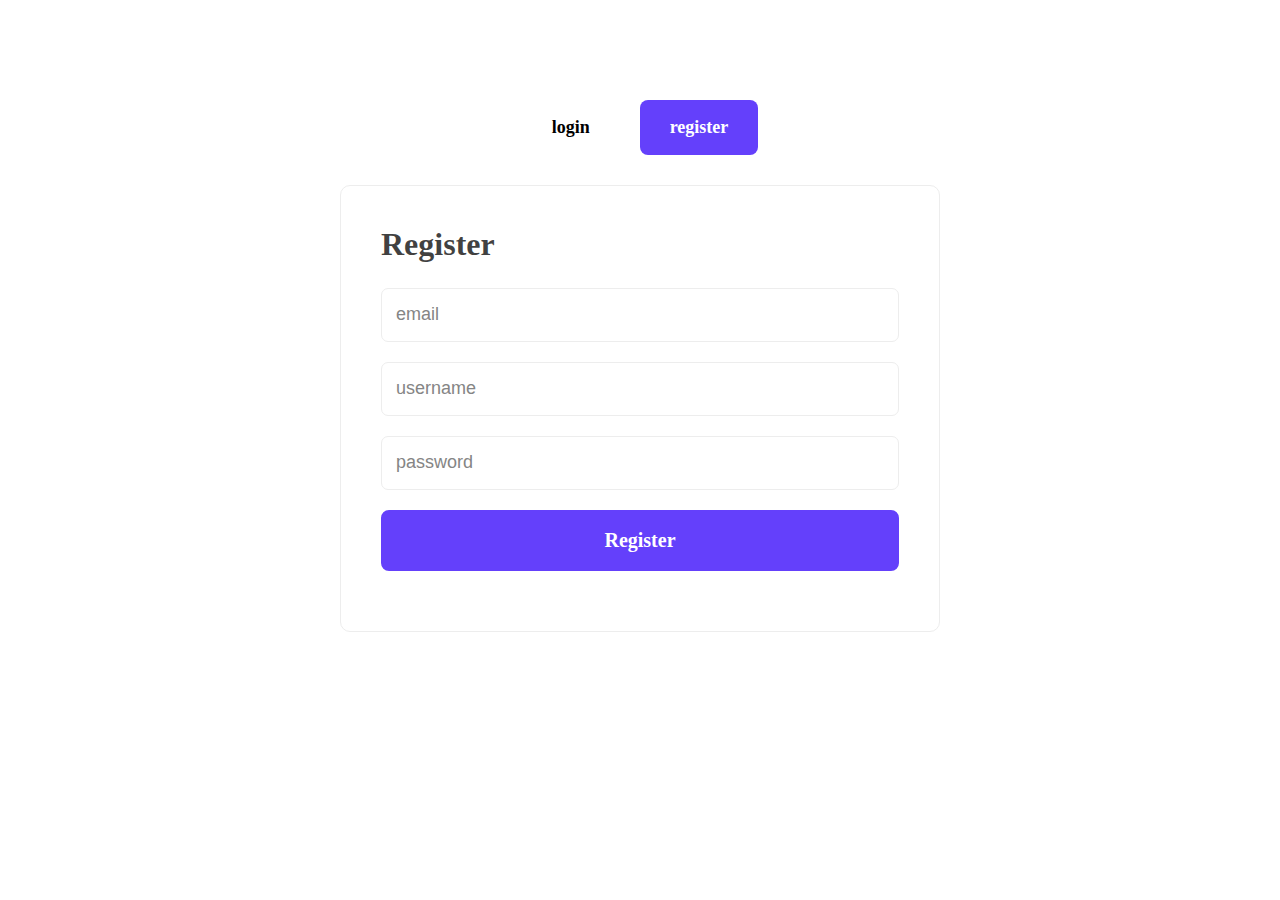
<file: register.html>
<!DOCTYPE html>
<html lang="en">
  <head>
    <meta charset="UTF-8" />
    <meta name="viewport" content="width=device-width, initial-scale=1.0" />
    <title>Courses</title>
    <link rel="stylesheet" href="assets/css/styles.css" />
  </head>
  <body>
    <section class="auth">
      <div class="container">
        <div class="auth-btns">
          <a href="login.html" class="login-btn">login</a>

          <a href="register.html" class="login-btn active">register</a>
        </div>

        <div class="auth-layout">
          <div class="auth-form">
            <h1 class="auth-title">register</h1>

            <form action="" onSubmit="{register}">
              <div class="form-group">
                <input
                  type="text"
                  placeholder="email"
                  class="form-control"
                />
              </div>

              <div class="form-group">
                <input
                  type="text"
                  placeholder="username"
                  class="form-control"
                />
              </div>

              <div class="form-group">
                <input
                  type="password"
                  placeholder="password"
                  class="form-control"
                />
              </div>

              <div class="form-group">
                <a href="#" type="submit" role="button"> Register </a>
              </div>
            </form>
          </div>
        </div>
      </div>
    </section>
  </body>
</html>
</file>
<file: assets/css/styles.css>
/*  */
* {
  margin: 0;
  padding: 0;
  box-sizing: border-box;
}

:root {
  --primary-color: #140342;
  --secondary-color: #00ff84;
  --secondary-color-hover: #00e676;
  --third-color: #6440fb;
  --light-blue: #f5f7fe;
  --white-color: #fff;
  --dark-color: #1e1e1ed8;
  --light-gray: #6440fb12;
  --dark-gray: #858585;
}

html {
  -webkit-tap-highlight-color: transparent;
  font-family: "sans-serif";
}

ul {
  list-style: none;
}

a {
  text-decoration: none;
  color: inherit;
}

main {
  margin-top: 80px;
}

input,
input:is(:focus, :active),
textarea,
textarea:is(:focus, :active) {
  outline: none !important;
  box-shadow: none !important;
}

::placeholder {
  color: var(--dark-gray);
  font-size: 18px;
}

::-webkit-scrollbar {
  display: none;
}

.container {
  margin: 0 auto;
  padding: 0 1em;
}

.overlay {
  position: fixed;
  top: 0;
  left: 0;
  width: 100%;
  height: 100%;
  background-color: rgba(0, 0, 0, 0.5);
  z-index: 11;
  display: none;
}

.overlay.oppenned {
  display: block;
}

.section-style {
  padding: 2.5rem 0;
}

.section-title {
  font-size: 2rem;
  font-weight: 700;
  color: var(--dark-color);
  text-transform: capitalize;
  margin-bottom: 2rem;
}

.section-info {
  text-align: center;
  font-size: 0.9rem;
  font-weight: 300;
  color: var(--dark-color);
  margin-bottom: 50px;
}

/* Small devices (landscape phones, 576px and up) */
@media (min-width: 576px) {
  .container {
    padding: 0;
    max-width: 540px;
  }
}

/* Medium devices (tablets, 768px and up) */
@media (min-width: 768px) {
  .container {
    max-width: 720px;
  }
  .section-title {
    font-size: 2rem;
  }
  .section-info {
    font-size: 1.2rem;
  }
}

/* Large devices (desktops, 992px and up) */
@media (min-width: 992px) {
  .container {
    max-width: 960px;
  }
}

/* Extra large devices (large desktops, 1200px and up) */
@media (min-width: 1200px) {
  .container {
    max-width: 1180px;
  }
}

.side-overlay {
  width: 0;
  height: 0;
  position: fixed;
  left: 0;
  top: 0;
  opacity: 0;
  z-index: -999999;
  transition: opacity 0.3s ease;
  background-color: rgba(0, 0, 0, 0.6);
  cursor: pointer;
}
.panel-responsive-item.active .side-overlay,
.side-overlay.active {
  width: 100%;
  height: 100%;
  opacity: 1;
  z-index: 999;
}

/*------------- #header --------------*/
.nav-bar {
  position: fixed;
  top: 0;
  z-index: 9999;
  left: 0;
  width: 100%;
  background-color: var(--primary-color);
  border-bottom: 1px solid var(--light-gray);
}

.nav-layout {
  display: flex;
  justify-content: space-between;
  align-items: center;
  padding: 15px 0;
}

.nav-layout .brand-name {
  font-size: 1.5rem;
  font-weight: bold;
  color: var(--white-color);
}

.nav-layout .nav-header {
  display: flex;
  justify-content: space-between;
  align-items: center;
}
.nav-layout .nav-header,
.nav-layout .nav-contact {
  width: 80%;
  padding: 20px 0;
  margin: auto;
}

.nav-layout .nav-menu {
  position: fixed;
  top: 0;
  left: 0;
  z-index: 1111;
  height: 100%;
  width: 75%;
  transform: translateX(-100%);
  opacity: 0;
  background-color: var(--white-color);
  transition: all 0.3s ease;
}

.nav-layout .nav-menu.active {
  transform: translateX(0);
  opacity: 1;
}

.nav-layout .nav-menu .nav-links {
  margin-bottom: 0;
}

.nav-layout .nav-header {
  display: flex;
  justify-content: space-between;
  align-items: center;
}
.nav-layout .nav-header,
.nav-layout .nav-contact {
  width: 80%;
  padding: 20px 0;
  margin: auto;
}

.nav-layout .nav-contact h1 {
  font-size: 1.5rem;
  margin-bottom: 10px;
  font-weight: 500;
  color: var(--dark-color);
}

.nav-layout .nav-contact .call-detail li:not(:last-child) {
  margin-bottom: 10px;
}

.nav-layout .nav-contact .call-detail li :is(a, p) {
  color: var(--dark-gray);
  font-size: 0.9rem;
  font-weight: 500;
}

.nav-layout .nav-contact .call-detail li:first-child a {
  color: var(--secondary-color);
}

.nav-layout .nav-contact .social-links {
  margin-top: 20px;
  display: flex;
  align-items: center;
  gap: 10px;
}

.nav-layout .nav-contact .social-links li a {
  display: inline-block;
  width: 25px;
  height: 25px;
}

.nav-layout .nav-contact .social-links a img {
  width: 100%;
  height: 100%;
  object-fit: contain;
  filter: var(--dark-gray-filter);
  transition: 0.3s ease filter;
}

.nav-layout .nav-contact .social-links a:hover img {
  filter: var(--third-color-filter);
}

.nav-layout .nav-links {
  border-top: 1px solid var(--light-gray);
  border-bottom: 1px solid var(--light-gray);
  padding: 20px 0;
  display: flex;
  flex-direction: column;
  align-items: center;
  align-content: center;
  gap: 20px;
}

.nav-layout .nav-links li {
  display: flex;
  width: 80%;
}

.nav-layout .nav-links li a {
  color: var(--dark-color);
  text-align: center;
  width: 100%;
  text-transform: capitalize;
  font-size: 1rem;
  font-weight: bold;
  padding: 10px 15px;
  border-radius: 8px;
  transition: all 0.3s ease;
}

.nav-layout .nav-links li a:is(:hover, .active) {
  background-color: var(--light-gray);
  color: var(--third-color);
}

.nav-layout .nav-links li.logout-menu a {
  color: #ff0054;
  display: flex;
  align-items: center;
  justify-content: center;
  gap: 10px;
}

.nav-layout .nav-links li.logout-menu a svg {
  width: 20px;
  height: 20px;
}

.nav-layout .nav-detils {
  display: none;
  align-items: center;
  gap: 20px;
}

.nav-layout .avatar {
  width: 40px;
  height: 40px;
  border-radius: 50%;
  overflow: hidden;
}

.nav-layout .avatar img {
  width: 100%;
  height: 100%;
  object-fit: cover;
}

.nav-layout .nav-detils .logout-btn {
  padding: 10px 15px;
  border-radius: 8px;
  display: flex;
  align-items: center;
  gap: 10px;
  color: #ff0054;
  background-color: rgba(255, 255, 255, 0.15);
  font-size: 1rem;
  font-weight: bold;
  transition: all 0.3s ease;
}

.nav-layout .nav-detils .logout-btn:hover {
  background-color: var(--light-gray);
}

.nav-layout .nav-detils .logout-btn svg {
  width: 20px;
  height: 20px;
}

.nav-layout .mobile-menu {
  display: inline-flex;
  cursor: pointer;
}

.nav-layout .mobile-menu svg {
  width: 25px;
  height: 25px;
  fill: var(--white-color);
}

.nav-layout .mobile-menu.close svg {
  fill: var(--dark-color);
}

.nav-layout .close-menu img {
  filter: none;
}

/* Medium devices (tablets, 768px and up) */
@media (min-width: 576px) {
  .nav-layout .nav-menu {
    width: 350px;
  }
}

/* Large devices (desktops, 992px and up) */
@media (min-width: 992px) {
  .nav-layout .nav-links li.logout-menu {
    display: none;
  }

  .nav-layout .nav-menu {
    position: static;
    background-color: transparent;
    transform: translateX(0);
    width: auto;
    opacity: 1;
  }

  .nav-layout .nav-header,
  .nav-layout .nav-contact {
    display: none;
  }

  .nav-layout .nav-menu .nav-links {
    border: none;
    padding: 0;
    flex-direction: row;
    gap: 20px;
  }
  .nav-layout .nav-links li {
    width: auto;
  }
  .nav-layout .nav-links li a {
    color: var(--white-color);
    width: auto;
  }
  .nav-layout .nav-links li a:is(:hover, .active) {
    background-color: rgba(255, 255, 255, 0.15);
    color: var(--secondary-color);
  }
  .nav-layout .nav-detils {
    display: flex;
  }
  .nav-layout .mobile-menu {
    display: none;
  }
  .nav-bar .overlay.oppenned {
    display: none;
  }
}

/*********************** Auth *********************/

.auth {
  padding-top: 100px;
}

.auth-btns {
  display: flex;
  justify-content: center;
  align-items: center;
  gap: 20px;
  margin-bottom: 30px;
}

.auth-btns a {
  padding: 17px 30px;
  font-weight: bold;
  font-size: 18px;
  border-radius: 8px;
  transition: all 0.3s ease;
}

.auth-btns a:hover {
  color: var(--third-color);
}

.auth-btns a.active {
  background-color: var(--third-color);
  color: var(--white-color);
}

.auth .auth-layout {
  display: flex;
  justify-content: center;
}

.auth-form {
  position: relative;
  width: 100%;
  padding: 20px;
  border: 1px solid #ededed;
  border-radius: 10px;
}

.auth-form .error-msg {
  position: absolute;
  top: -140px;
  left: 50%;
  transform: translateX(-50%);
  color: red;
  white-space: nowrap;
  font-weight: 300;
}

.auth-form .auth-title {
  font-size: 2rem;
  font-weight: bold;
  margin-bottom: 25px;
  color: var(--dark-color);
  text-transform: capitalize;
}

.auth-form .form-group {
  margin-bottom: 20px;
}

.auth-form .form-group .form-control {
  width: 100%;
  font-size: 1rem;
  font-weight: 300;
  border-radius: 7px;
  padding: 17px 14px;
  border: 1px solid #ededed;
}

.auth-form .form-group .form-control.error {
  border-color: red;
  color: red;
}

.auth-form .form-group .form-control:not(.error):focus {
  border-color: var(--third-color);
}

.auth-form .form-group a {
  display: inline-block;
  width: 100%;
  padding: 17px 0;
  font-weight: 700;
  border-radius: 8px;
  font-size: 1.25rem;
  text-align: center;
  text-transform: capitalize;
  color: var(--white-color);
  border: 2px solid var(--third-color);
  background-color: var(--third-color);
  transition: all 0.3s ease;
}

.auth-form .form-group a.loading {
  pointer-events: none;
  opacity: 0.8;
}

.auth-form .form-group a:hover {
  background-color: transparent;
  color: var(--third-color);
}

@media (min-width: 768px) {
  .auth-form {
    width: 600px;
    padding: 40px;
  }
}

/************************** Home Page *************************/

.courses-layout {
  display: flex;
}

.courses-layout .courses-filter {
  position: fixed;
  top: 0;
  bottom: 0;
  left: 0;
  z-index: 111;
  transform: translateX(-100%);
  overflow-y: auto;
  width: 75%;
  background-color: var(--white-color);
  transition: 0.3s linear;
}

.courses-layout .courses-filter.oppenned {
  transform: translateX(0);
}

.courses-layout .courses-contint {
  width: 100%;
  display: grid;
  grid-template-columns: repeat(1, 1fr);
  gap: 20px;
}

@media (min-width: 576px) {
  .courses-layout .courses-contint {
    grid-template-columns: repeat(2, 1fr);
  }
}

@media (min-width: 992px) {
  .courses-layout .courses-contint {
    grid-template-columns: repeat(3, 1fr);
  }
}

@media (min-width: 1200px) {
  .courses-layout .courses-contint {
    grid-template-columns: repeat(4, 1fr);
  }
}

/************************ #course-card **************************/

.course-card {
  position: relative;
  overflow: hidden;
  border-radius: 10px;
}

.course-card .sales {
  position: absolute;
  top: 10px;
  right: 10px;
  z-index: 1;
  color: var(--white-color);
  background-color: #e8543e;
  padding: 5px 15px;
  border-radius: 20px;
  font-weight: 300;
}

.course-card .course-card-img {
  position: relative;
  width: 100%;
  height: 250px;
  margin-bottom: 20px;
  overflow: hidden;
}

.course-card .course-card-img .overlay {
  position: absolute;
  display: block;
  z-index: 1;
  opacity: 0;
  transition: 0.3s linear;
}

.course-card:hover .course-card-img .overlay {
  opacity: 1;
}

.course-card .course-card-img img {
  width: 100%;
  height: 100%;
  object-fit: cover;
  transition: scale 0.3s linear;
}

.course-card:hover .course-card-img img {
  scale: 1.2;
}

.course-card .course-rate {
  display: flex;
  align-items: center;
  gap: 8px;
  margin-bottom: 15px;
}

.course-card .course-rate .rate-count {
  font-size: 0.8rem;
  color: var(--dark-gray);
}

.course-card .course-rate .rate-num {
  color: goldenrod;
  font-size: 1rem;
}

.course-card .course-title {
  display: flex;
  color: var(--dark-color);
  font-size: 1rem;
  font-weight: bold;
  line-height: 1.5;
  margin-bottom: 15px;
  transition: 0.3s linear color;
}

.course-card .course-title:hover {
  color: var(--third-color);
}

.course-card .course-info {
  display: flex;
  align-items: center;
  gap: 15px;
  margin-bottom: 15px;
}

.course-card .course-info .course-info-item {
  display: flex;
  align-items: center;
}

.course-card .course-info .course-info-item-icon {
  display: flex;
  align-items: center;
  justify-content: center;
}

.course-card .course-info .course-info-item-icon svg {
  width: 20px;
  height: 20px;
  color: var(--dark-gray);
  margin-right: 5px;
}

.course-card .course-info .course-info-item-text {
  color: var(--dark-color);
  font-size: 0.9rem;
  font-weight: 300;
}

.course-card .course-card-details {
  display: flex;
  align-items: center;
  justify-content: space-between;
  padding-top: 15px;
  border-top: 1px solid var(--light-gray);
}

.course-card .course-card-details .constructor {
  display: flex;
  align-items: center;
  gap: 10px;
}

.course-card .course-card-details .constructor .constructor-img {
  width: 30px;
  height: 30px;
  border-radius: 50%;
  overflow: hidden;
}

.course-card .course-card-details .constructor .constructor-img img {
  width: 100%;
  height: 100%;
  object-fit: cover;
}

.course-card .course-card-details .constructor .constructor-name {
  color: var(--dark-color);
  font-size: 0.9rem;
  font-weight: 300;
}

.course-card .course-card-details .course-card-price {
  display: flex;
  align-items: center;
  gap: 10px;
}

.course-card .course-card-details .course-card-price .old-price {
  color: var(--dark-gray);
  font-size: 0.8rem;
  font-weight: bold;
  text-decoration: line-through;
}

.course-card .course-card-details .course-card-price .new-price {
  color: var(--third-color);
  font-size: 1rem;
  font-weight: bold;
}

@media (min-width: 576px) {
  .course-card .course-card-img {
    height: 200px;
  }
}

/**************************************************************** Courses Page *************************** */

.courses-hero {
  z-index: 1;
  width: 100%;
  border-radius: 20px;
  overflow: hidden;
  position: relative;
}

.courses-hero .courses-hero-bg {
  position: absolute;
  inset: 0;
  z-index: -1;
}

.courses-hero .courses-hero-bg img {
  width: 100%;
  height: 100%;
  object-fit: cover;
}

.courses-hero .courses-hero-bg .courses-hero-overlay {
  position: absolute;
  inset: 0;
  background-color: rgba(0, 0, 0, 0.65);
}

.courses-hero .courses-hero-content {
  display: flex;
  flex-direction: column;
  justify-content: center;
  min-height: 350px;
  max-width: 800px;
  gap: 20px;
  padding: 1.5rem 2rem;
  color: var(--white-color);
}

.courses-hero .courses-hero-content .courses-hero-title {
  margin-bottom: 0;
  font-size: 1.5rem;
  font-weight: 700;
}

.courses-hero .courses-hero-content .courses-hero-desc {
  margin-bottom: 0;
  font-size: 1rem;
  font-weight: 300;
}

.courses-hero .courses-hero-content .course-info {
  display: flex;
  align-items: center;
  flex-wrap: wrap;
  gap: 25px;
}

.courses-hero .courses-hero-content .course-info .course-info-item {
  display: flex;
  align-items: center;
  gap: 5px;
}

/******************************** Lessons Card **************************/

.lessons-layout {
  display: grid;
  grid-template-columns: repeat(1, 1fr);
  gap: 20px;
}

.lessons-item {
  position: relative;
  border-radius: 16px;
  overflow: hidden;
  box-shadow: 0 0 10px rgba(0, 0, 0, 0.1);
  z-index: 1;
  height: 100%;
}

.lessons-item .lessons-item-bg {
  position: absolute;
  inset: 0;
  z-index: -1;
}

.lessons-item .lessons-item-bg img {
  width: 100%;
  height: 100%;
  object-fit: cover;
}

.lessons-item .lessons-item-bg .lessons-item-overlay {
  position: absolute;
  inset: 0;
  background-color: rgba(0, 0, 0, 0.65);
}

.lessons-item .lessons-item-content {
  padding: 20px 15px;
  min-height: 180px;
  height: 100%;
  display: flex;
  flex-direction: column;
  justify-content: flex-end;
  color: var(--white-color);
  gap: 8px;
}

.lessons-item .lessons-item-content .lessons-num {
  margin-bottom: 0;
  color: var(--secondary-color);
  background-color: rgba(255, 255, 255, 0.15);
  width: fit-content;
  font-weight: 500;
  font-size: 1rem;
  padding: 5px 10px;
  border-radius: 8px;
  font-weight: bold;
}

.lessons-item .lessons-item-content .lessons-title {
  margin-bottom: 0;
  font-size: 1.2rem;
  font-weight: 700;
  display: -webkit-box;
  -webkit-line-clamp: 2;
  -webkit-box-orient: vertical;
  overflow: hidden;
}

@media (min-width: 576px) {
  .lessons-layout {
    grid-template-columns: repeat(2, 1fr);
  }
}

@media (min-width: 992px) {
  .lessons-layout {
    grid-template-columns: repeat(3, 1fr);
  }
}

@media (min-width: 1200px) {
  .lessons-layout {
    grid-template-columns: repeat(4, 1fr);
  }
}

/*------------- #edit-profile-section --------------*/

@media (min-width: 992px) {
  .edit-profile-box {
    max-width: 800px;
    margin: auto;
  }
}

.edit-profile-box .form-group {
  margin-bottom: 1.5rem;
}

.edit-profile-box .form-group .form-label {
  display: block;
  text-align: start;
  font-weight: bold;
  font-size: 16px;
  margin-bottom: 10px;
}

.edit-profile-box .form-group .form-control {
  width: 100%;
  font-size: 1rem;
  font-weight: 500;
  color: var(--dark-color);
  border-radius: 7px;
  padding: 12px 14px;
  border: 1px solid #ededed;
}

.edit-profile-box .form-group .form-control:focus {
  border-color: var(--secondary-color);
}

.edit-profile-box .img-group {
  padding-bottom: 0.5rem;
  display: flex;
  justify-content: center;
}

.edit-profile-box .upload-img {
  position: relative;
}

.edit-profile-box .upload-img img {
  width: 180px;
  height: 180px;
  object-fit: cover;
  border-radius: 100%;
}

.edit-profile-box .upload-img input[type="file"] {
  position: absolute;
  top: 0;
  left: 0;
  width: 100%;
  height: 100%;
  opacity: 0;
  cursor: pointer;
}

.edit-profile-box .upload-img .upload-btn {
  position: absolute;
  right: 0px;
  bottom: 20px;
  width: 35px;
  height: 35px;
  background-color: var(--secondary-color);
  color: #fff;
  font-size: 12px;
  display: flex;
  align-items: center;
  justify-content: center;
  border-radius: 100%;
  transition: all 0.3s ease;
  cursor: pointer;
  outline: none;
  border: none;
}

.edit-profile-box .upload-img .upload-btn svg {
  width: 18px;
  height: 18px;
}

.edit-profile-box .upload-img .upload-btn:hover {
  background-color: var(--secondary-color-hover);
}

.duplicated-submit-btn {
  display: block;
  width: 100%;
  text-align: center;
  padding: 0.82rem 0.75rem;
  min-height: 53px;
  background-color: var(--secondary-color);
  transition: all 0.3s ease;
  border: none;
  outline: none;
  color: #fff;
  font-size: 1.25rem;
  font-weight: bold;
  border-radius: 8px;
}
.duplicated-submit-btn:hover {
  background-color: var(--secondary-color-hover);
}

.edit-profile-box .submit-btn {
  max-width: 400px;
  margin: 0.5rem auto 0;
}
</file>
